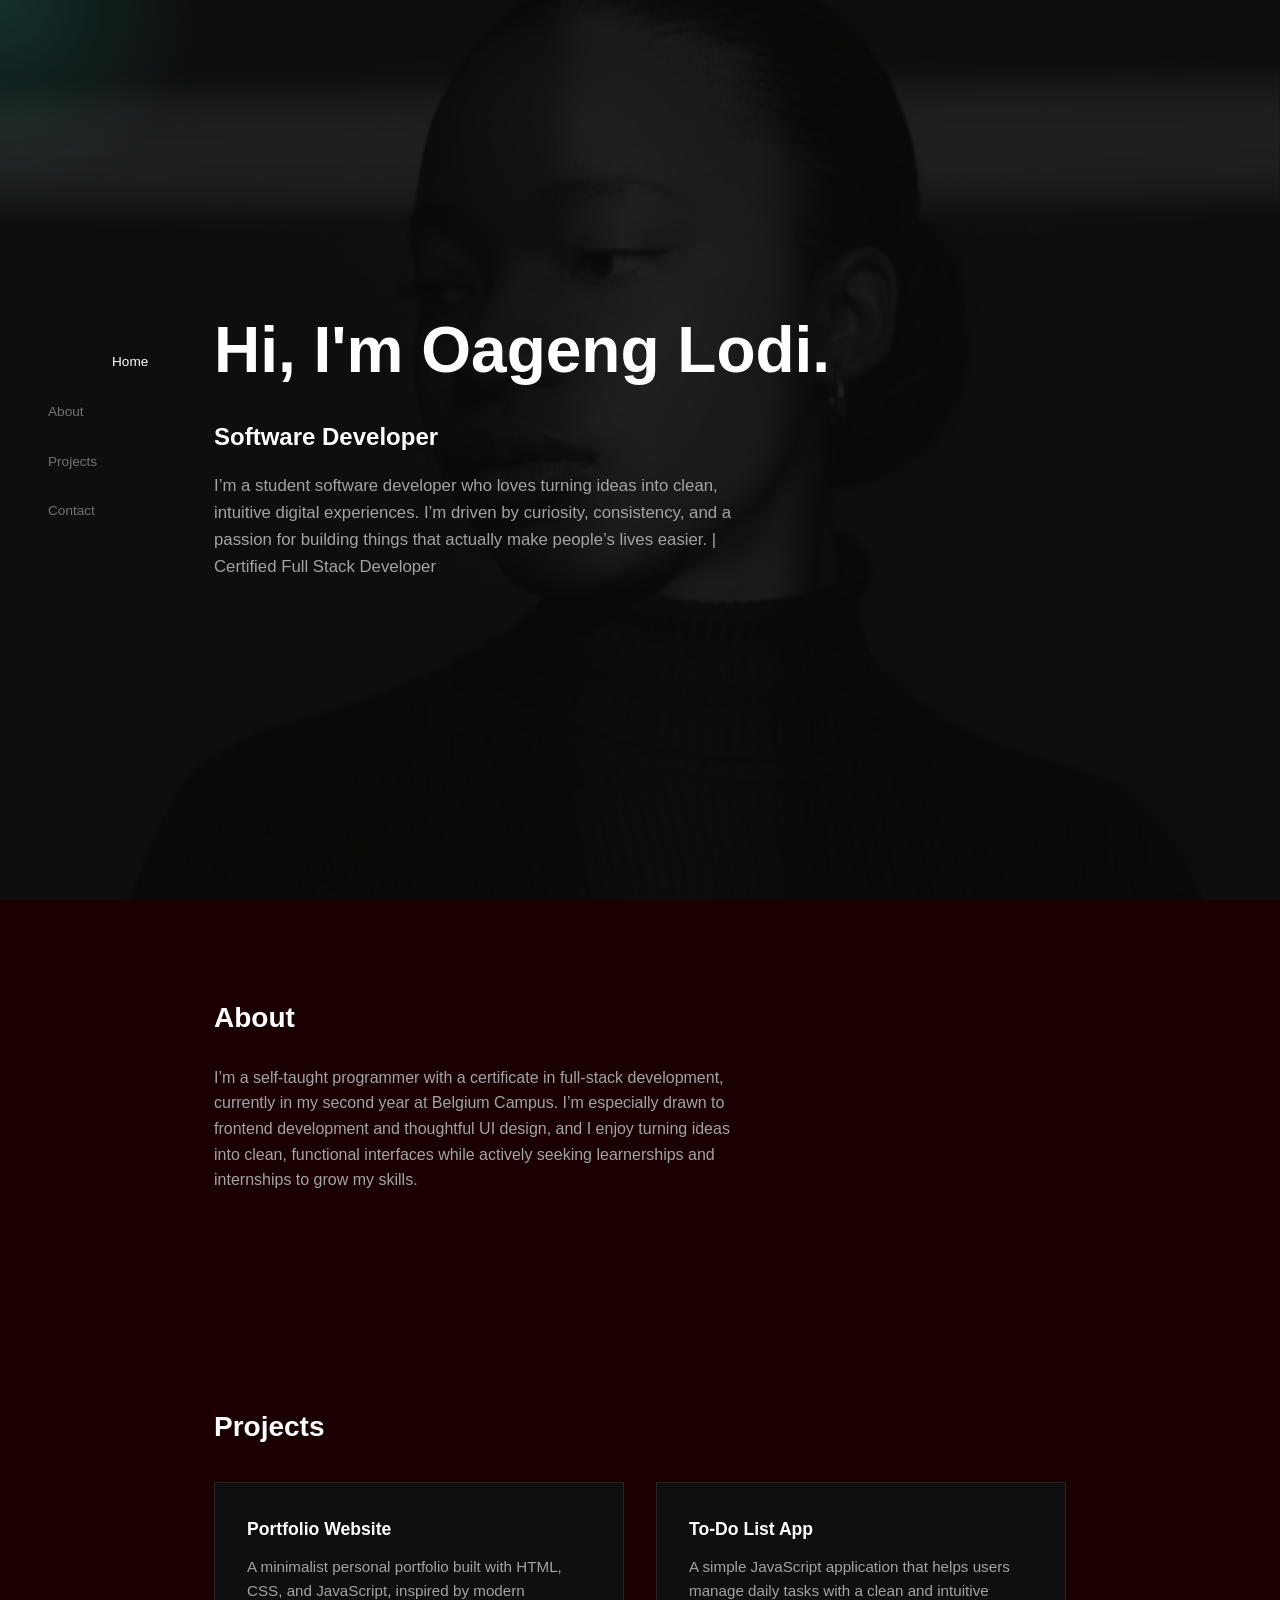
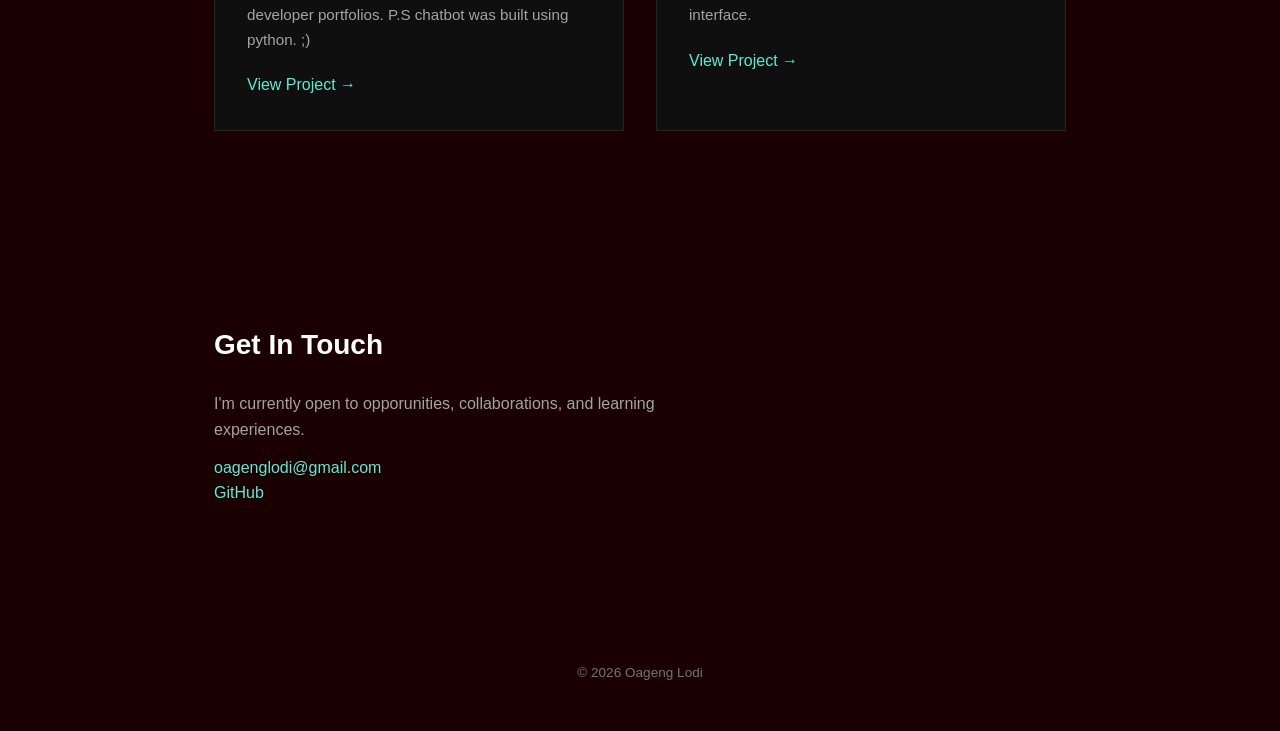
<file: index.html>
<!DOCTYPE html>
<html lang="en" class="scroll-smooth">
<head>
    <meta charset="UTF-8" />
    <meta http-equiv="X-UA-Compatible" content="IE=edge">
    <meta name="viewport" content="width=device-width, initial-scale=1.0">
    <title>Oageng Lodi | Portfolio</title>

    <link rel="stylesheet" href="style.css" />
</head>


<body>
    
    <!--cursor glow-->
<div class="cursor-glow"></div>
    
    <!--Side Navigation-->
        <nav class="side-nav">
            <a href="#home" class="nav-link"><span></span>Home</a>
            <a href="#about" class="nav-link"><span></span>About</a>
            <a href="#projects" class="nav-link"><span></span>Projects</a>
            <a href="#contact" class="nav-link"><span></span>Contact</a>
        </nav>

<!--Main Content-->
<main>
        <!-- Header / Hero -->
         <section id="home" class="hero">
        <h1 class="glitch">Hi, I'm Oageng Lodi.</h1>
        <h3>Software Developer</h3>
        <p>
            
           I’m a student software developer who loves turning ideas into clean, intuitive digital experiences. I’m driven by curiosity, consistency, and a passion for building things that actually make people’s lives easier. | Certified Full Stack Developer
        </p>
         </section>

         <!--About-->
        <section id="about">
<h2>About</h2>
<p>
    I’m a self-taught programmer with a certificate in full-stack development,
  currently in my second year at Belgium Campus. I’m especially drawn to
  frontend development and thoughtful UI design, and I enjoy turning ideas
  into clean, functional interfaces while actively seeking learnerships
  and internships to grow my skills.
</p>
        </section>

        <!--Projects-->
        <section id="projects">
            <h2>Projects</h2>

            <div class="tiles">
               <article class="tile">
                <h3>Portfolio Website</h3>
                <p>
                    A minimalist personal portfolio built with HTML, CSS, and JavaScript,
                    inspired by modern developer portfolios. P.S chatbot was built using python. ;)
                </p>
                <a href="#" target="_blank">View Project →</a>
               </article>
               
               <article class="tile">
                <h3>To-Do List App</h3>
                <p>
                    A simple JavaScript application that helps users manage daily tasks with a clean and intuitive interface.
                </p>

                <a href="#" target="_blank">View Project →</a>
               </article>               
            </div>
        </section>

        <!--Contact-->
        <section id="contact">
        <h2>Get In Touch</h2>
        <p>
            I'm currently open to opporunities, collaborations, and learning experiences.
        </p>
        <a href="mailto:oagenglodi@gmail.com">oagenglodi@gmail.com</a>
        <p>
            <a href="#" target="_blank">GitHub</a>
        </p>
</section>

</main>

<!--Footer-->

<footer>
    © 2026 Oageng Lodi
</footer>

<script src="script.js"></script>
 </body>
</html>
</file>
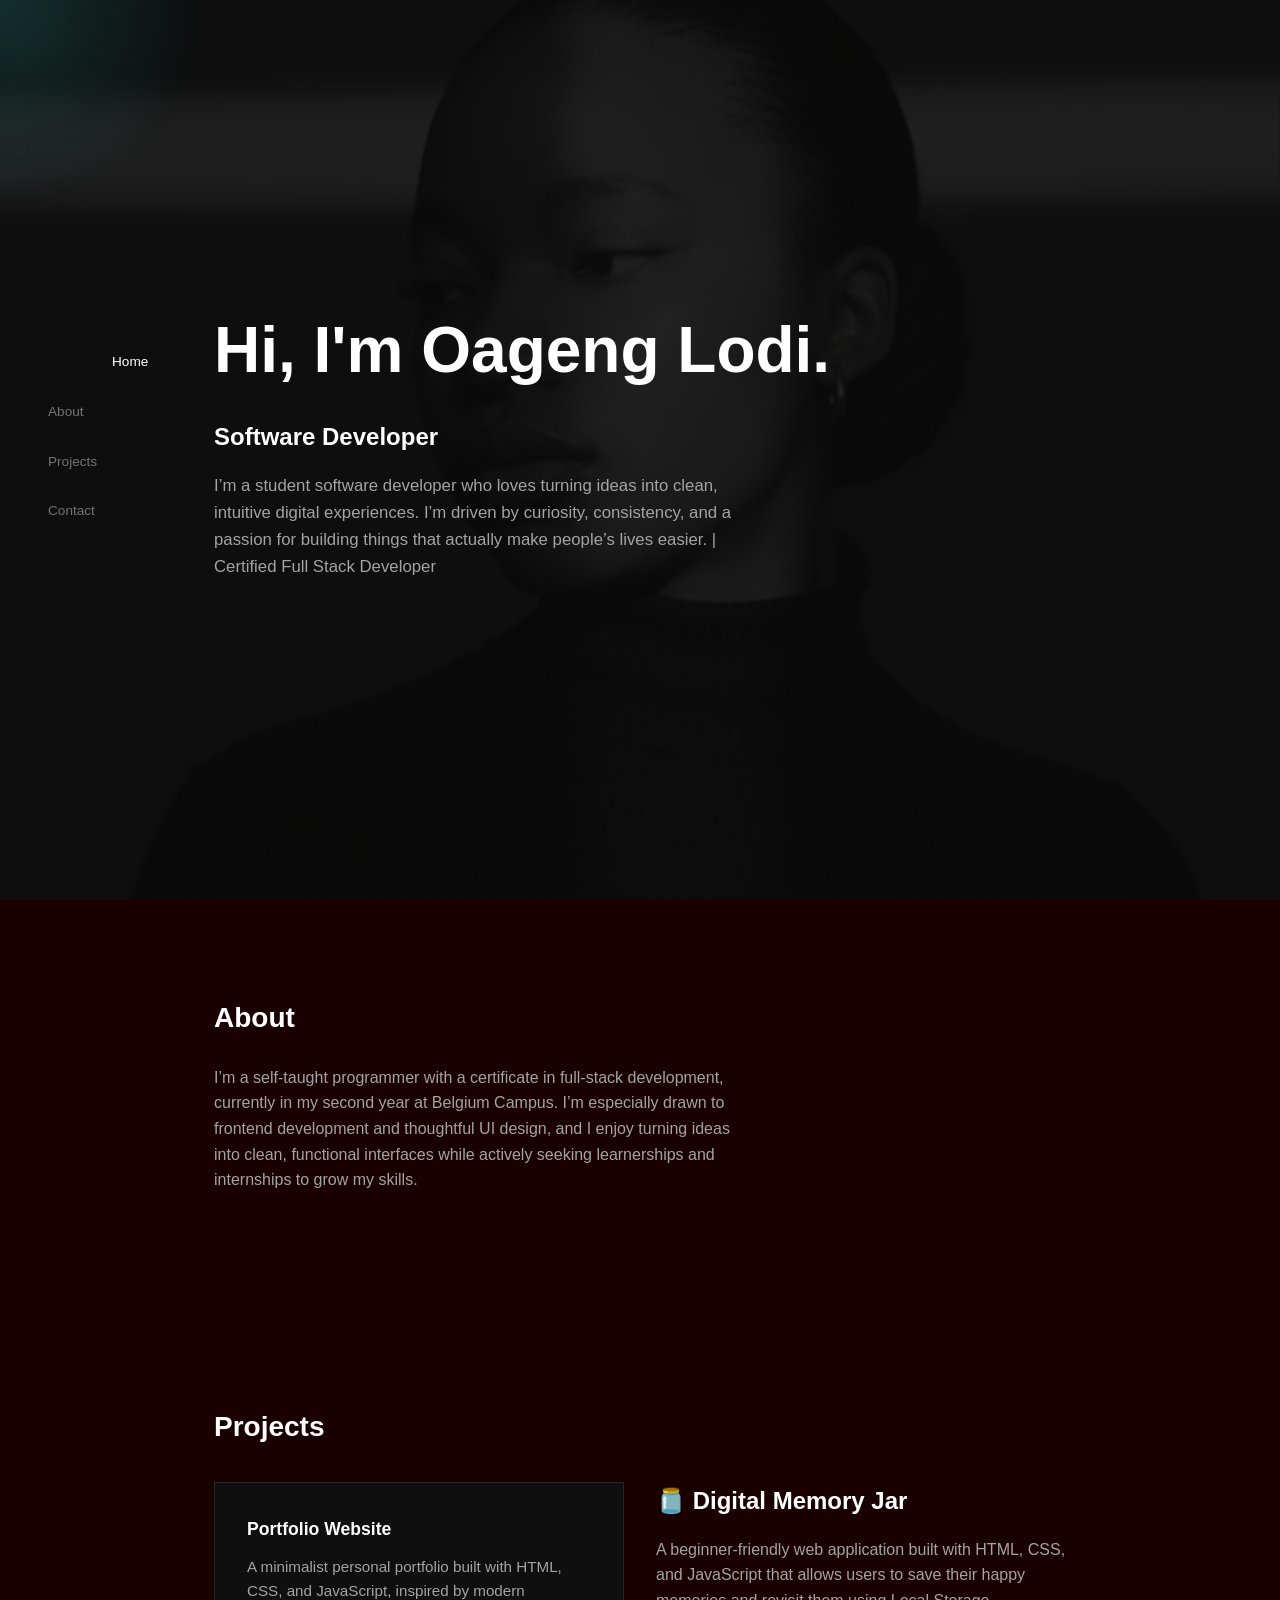
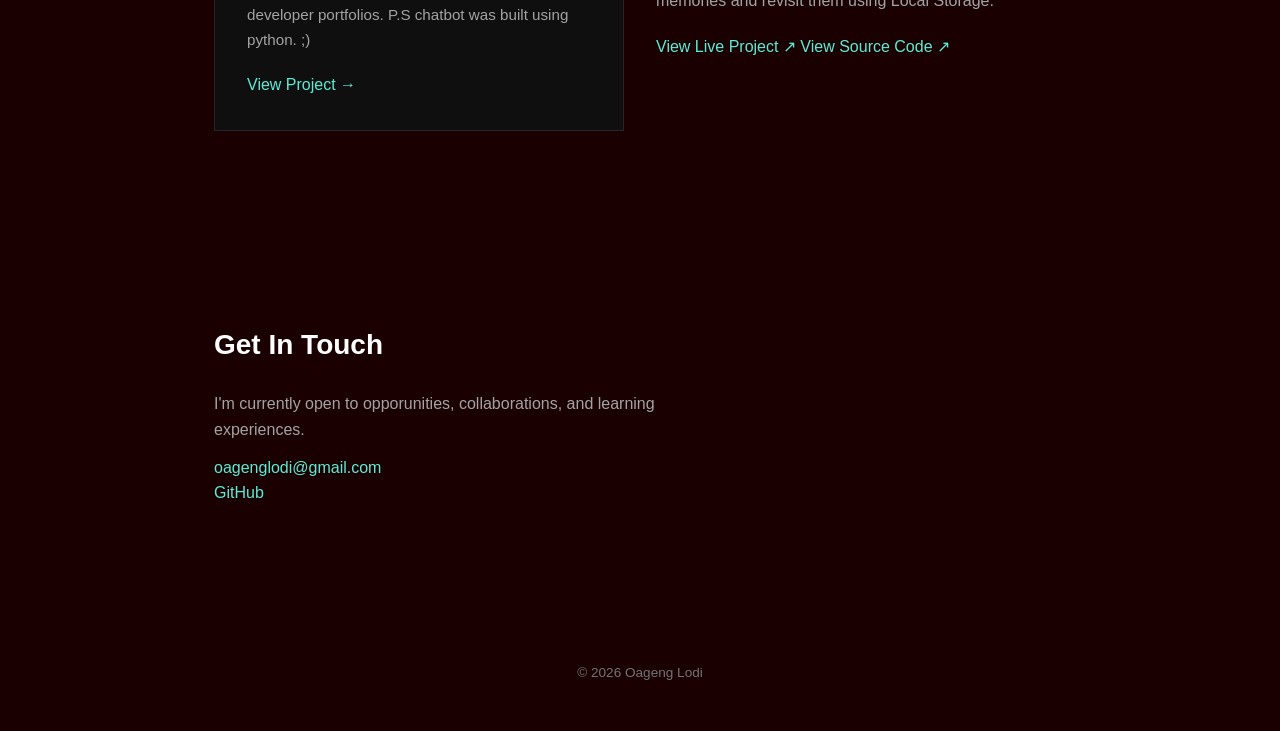
<file: Oageng_Portfolio_/index.html>
<!DOCTYPE html>
<html lang="en" class="scroll-smooth">
<head>
    <meta charset="UTF-8" />
    <meta http-equiv="X-UA-Compatible" content="IE=edge">
    <meta name="viewport" content="width=device-width, initial-scale=1.0">
    <title>Oageng Lodi | Portfolio</title>

    <link rel="stylesheet" href="style.css" />
</head>


<body>
    
    <!--cursor glow-->
<div class="cursor-glow"></div>
    
    <!--Side Navigation-->
        <nav class="side-nav">
            <a href="#home" class="nav-link"><span></span>Home</a>
            <a href="#about" class="nav-link"><span></span>About</a>
            <a href="#projects" class="nav-link"><span></span>Projects</a>
            <a href="#contact" class="nav-link"><span></span>Contact</a>
        </nav>

<!--Main Content-->
<main>
        <!-- Header / Hero -->
         <section id="home" class="hero">
        <h1 class="glitch">Hi, I'm Oageng Lodi.</h1>
        <h3>Software Developer</h3>
        <p>
            
           I’m a student software developer who loves turning ideas into clean, intuitive digital experiences. I’m driven by curiosity, consistency, and a passion for building things that actually make people’s lives easier. | Certified Full Stack Developer
        </p>
         </section>

         <!--About-->
        <section id="about">
<h2>About</h2>
<p>
    I’m a self-taught programmer with a certificate in full-stack development,
  currently in my second year at Belgium Campus. I’m especially drawn to
  frontend development and thoughtful UI design, and I enjoy turning ideas
  into clean, functional interfaces while actively seeking learnerships
  and internships to grow my skills.
</p>
        </section>

        <!--Projects-->
        <section id="projects">
            <h2>Projects</h2>

            <div class="tiles">
               <article class="tile">
                <h3>Portfolio Website</h3>
                <p>
                    A minimalist personal portfolio built with HTML, CSS, and JavaScript,
                    inspired by modern developer portfolios. P.S chatbot was built using python. ;)
                </p>
                <a href="https://github.com/oagenglodi/Oageng_Portfolio_" target="_blank" rel="noopener noreffer">View Project →</a>
               </article>

                
<article>
    <h3>🫙 Digital Memory Jar</h3>

    <p>
        A beginner-friendly web application built with HTML,
        CSS, and JavaScript that allows users to save their
        happy memories and revisit them using Local Storage.
    </p>

    <a
        href="https://oagenglodi.github.io/digital-memory-jar/"
        target="_blank"
        rel="noopener noreferrer"
    >
        View Live Project ↗
    </a>

    <a
        href="https://github.com/oagenglodi/digital-memory-jar"
        target="_blank"
        rel="noopener noreferrer"
    >
        View Source Code ↗
    </a>
</article>

            </div>
        </section>

        <!--Contact-->
        <section id="contact">
        <h2>Get In Touch</h2>
        <p>
            I'm currently open to opporunities, collaborations, and learning experiences.
        </p>
        <a href="mailto:oagenglodi@gmail.com">oagenglodi@gmail.com</a>
        <p>
            <a href="#" target="_blank">GitHub</a>
        </p>
</section>

</main>

<!--Footer-->

<footer>
    © 2026 Oageng Lodi
</footer>

<script src="script.js"></script>
 </body>
</html>
</file>
<file: style.css>
* {
    margin: 0;
    padding: 0;
    box-sizing: border-box;
}

html {
    scroll-behavior: smooth;
}


body {
    
    --bg-pos-x: 50%;
    --bg-pos-y: 50%;

    background-color: #1a0000;
    background-size: cover;
    background-position: var(--bg-pos-x, 50%) var(--bg-pos-y, 50%);
    background-attachment:fixed;
    
    color: #e5e5e5;
    font-family: "Inter", "Segoe UI", sans-serif;
    line-height: 1.6;
}

body::before{
    content: "";
    position: fixed;
    inset: 0;
    background-image: url("img.jpeg");
    background-position: center;
    background-size: cover;
    background-repeat: no-repeat;
    z-index: 0;
    pointer-events: none;

    /* Spotlight mask */
    /*mask-image: radial-gradient(
        circle 180px at var(--mouse-x, 50%) var(--mouse-y, 50%),
        rgba(0,0,0,1) 0%,
        rgba(0,0,0,0.6) 40%,
        rgba(0,0,0,0) 70%
    );

    -webkit-mask-image: radial-gradient(
        circle 180px at var(--mouse-x, 50%) var(--mouse-y,50%),
        rgba(0,0,0,1) 0%,
        rgba(0,0,0,0.9) 30%,
        rgba(0,0,0,0.3) 55%,
        rgba(0,0,0,0) 75%
    );*/
}

body::after {
    content: "";
    position: fixed;
    inset: 0;
    background: rgba(10, 10, 10, 0.9);
    z-index: 0;
    pointer-events: none;
}

/*GLOBAL*/

main {
    max-width: 900px;
    margin: 0 auto;
    padding: 0 1.5rem;
}

section {
    padding: 6rem 0;
}

h1,
h2,
h3 {
    color: #ffffff;
    font-weight: 600;
}

h2 {
    font-size:  1.75rem;
    margin-bottom: 1.5rem;
}
 p {
    max-width: 60ch;
    color: #a3a3a3;
    margin-bottom: 1.25rem;
 }
 h3 {
    font-size:  1.5rem;
    margin-bottom: 1.05rem;
    
}


 /* LINKS*/

 a {
    color: #5eead4;
    text-decoration: none;
    transition: color 0.3s ease;
 }

 a:hover {
    color: #2dd4bf;
 }

 /*HERO*/

 .hero {
    min-height: 100vh;
    display: flex;
    flex-direction: column;
    justify-content: center;
 }

 .hero h1 {
    font-size: clamp(2.5rem, 6vw, 4rem);
    margin-bottom: 1rem;
 }

 .hero p{
    font-size: 1.05rem;
 }

 /* SIDE NAV */

 .side-nav {
    position: fixed;
    left: 3rem;
    top: 50%;
    transform: translateY(-50%);
    display: none;
 }

 .side-nav a {
    display: flex;
    align-items: center;
    margin-bottom: 1.75rem;
    font-size: 0.85rem;
    color: #737373;
    transition: color 0.3s ease;
}

.side-nav a:hover span {
    width: 2rem;
    height: 1px;
    background: #525252;
    margin-right: 1rem;
    transition: all 0.3 ease;
}

.side-nav a:hover {
    color: #ffffff;
}

.side-nav a:hover span {
    width: 4rem;
    background: #2dd4bf;
}
.nav-link.active {
    color: #ffffff;
}

.nav-link.active span {
    width: 4rem;
    background: #2dd4bf;
}

@media (min-width: 1024px) {
    .side-nav {
        display: block;
    }
}

/* PROJECTS */
.tiles {
    display:grid;
    grid-template-columns: repeat(auto-fit, minmax(260px, 1fr));
    gap: 2rem;
    margin-top: 2rem;
}

.tile {
    border: 1px solid #262626;
    padding: 2rem;
    background: #0f0f0f;
    transition: transform 0.3s ease, border 0.3s ease;
}

.tile h3 {
    margin-bottom: 0.75rem;
    font-size: 1.1rem;
}

.tile p {
    font-size: 0.95rem;
}

.tile:hover {
    transform: translateY(-6px);
    border-color: #2dd4bf;
}

/*CONTACT*/

#contact p {
    margin-bottom: 0.75rem;
}

/*FOOTER*/

footer {
    text-align: center;
    padding: 3rem 1rem;
    font-size: 0.85rem;
    color: #737373;
}

.cursor-glow {
    position: fixed;
    top: 0;
    left: 0;
    width: 420px;
    height: 420px;
    pointer-events: none;
    
    background: radial-gradient( 
        circle,
        rgba(45, 212, 191, 0.18) 0%,
        rgba(45, 212, 191, 0.08) 35%,
        transparent 70%
        );
        transform: translate(-50%, -50%);
        z-index: 1;
        transition: opacity 0.3s ease;
}

/* Future Oageng make sure content stays above glow */

body * {
    position: relative;
    z-index : 1;
}
</file>
<file: Oageng_Portfolio_/style.css>
* {
    margin: 0;
    padding: 0;
    box-sizing: border-box;
}

html {
    scroll-behavior: smooth;
}


body {
    
    --bg-pos-x: 50%;
    --bg-pos-y: 50%;

    background-color: #1a0000;
    background-size: cover;
    background-position: var(--bg-pos-x, 50%) var(--bg-pos-y, 50%);
    background-attachment:fixed;
    
    color: #e5e5e5;
    font-family: "Inter", "Segoe UI", sans-serif;
    line-height: 1.6;
}

body::before{
    content: "";
    position: fixed;
    inset: 0;
    background-image: url("img.jpeg");
    background-position: center;
    background-size: cover;
    background-repeat: no-repeat;
    z-index: 0;
    pointer-events: none;

    /* Spotlight mask */
    /*mask-image: radial-gradient(
        circle 180px at var(--mouse-x, 50%) var(--mouse-y, 50%),
        rgba(0,0,0,1) 0%,
        rgba(0,0,0,0.6) 40%,
        rgba(0,0,0,0) 70%
    );

    -webkit-mask-image: radial-gradient(
        circle 180px at var(--mouse-x, 50%) var(--mouse-y,50%),
        rgba(0,0,0,1) 0%,
        rgba(0,0,0,0.9) 30%,
        rgba(0,0,0,0.3) 55%,
        rgba(0,0,0,0) 75%
    );*/
}

body::after {
    content: "";
    position: fixed;
    inset: 0;
    background: rgba(10, 10, 10, 0.9);
    z-index: 0;
    pointer-events: none;
}

/*GLOBAL*/

main {
    max-width: 900px;
    margin: 0 auto;
    padding: 0 1.5rem;
}

section {
    padding: 6rem 0;
}

h1,
h2,
h3 {
    color: #ffffff;
    font-weight: 600;
}

h2 {
    font-size:  1.75rem;
    margin-bottom: 1.5rem;
}
 p {
    max-width: 60ch;
    color: #a3a3a3;
    margin-bottom: 1.25rem;
 }
 h3 {
    font-size:  1.5rem;
    margin-bottom: 1.05rem;
    
}


 /* LINKS*/

 a {
    color: #5eead4;
    text-decoration: none;
    transition: color 0.3s ease;
 }

 a:hover {
    color: #2dd4bf;
 }

 /*HERO*/

 .hero {
    min-height: 100vh;
    display: flex;
    flex-direction: column;
    justify-content: center;
 }

 .hero h1 {
    font-size: clamp(2.5rem, 6vw, 4rem);
    margin-bottom: 1rem;
 }

 .hero p{
    font-size: 1.05rem;
 }

 /* SIDE NAV */

 .side-nav {
    position: fixed;
    left: 3rem;
    top: 50%;
    transform: translateY(-50%);
    display: none;
 }

 .side-nav a {
    display: flex;
    align-items: center;
    margin-bottom: 1.75rem;
    font-size: 0.85rem;
    color: #737373;
    transition: color 0.3s ease;
}

.side-nav a:hover span {
    width: 2rem;
    height: 1px;
    background: #525252;
    margin-right: 1rem;
    transition: all 0.3 ease;
}

.side-nav a:hover {
    color: #ffffff;
}

.side-nav a:hover span {
    width: 4rem;
    background: #2dd4bf;
}
.nav-link.active {
    color: #ffffff;
}

.nav-link.active span {
    width: 4rem;
    background: #2dd4bf;
}

@media (min-width: 1024px) {
    .side-nav {
        display: block;
    }
}

/* PROJECTS */
.tiles {
    display:grid;
    grid-template-columns: repeat(auto-fit, minmax(260px, 1fr));
    gap: 2rem;
    margin-top: 2rem;
}

.tile {
    border: 1px solid #262626;
    padding: 2rem;
    background: #0f0f0f;
    transition: transform 0.3s ease, border 0.3s ease;
}

.tile h3 {
    margin-bottom: 0.75rem;
    font-size: 1.1rem;
}

.tile p {
    font-size: 0.95rem;
}

.tile:hover {
    transform: translateY(-6px);
    border-color: #2dd4bf;
}

/*CONTACT*/

#contact p {
    margin-bottom: 0.75rem;
}

/*FOOTER*/

footer {
    text-align: center;
    padding: 3rem 1rem;
    font-size: 0.85rem;
    color: #737373;
}

.cursor-glow {
    position: fixed;
    top: 0;
    left: 0;
    width: 420px;
    height: 420px;
    pointer-events: none;
    
    background: radial-gradient( 
        circle,
        rgba(45, 212, 191, 0.18) 0%,
        rgba(45, 212, 191, 0.08) 35%,
        transparent 70%
        );
        transform: translate(-50%, -50%);
        z-index: 1;
        transition: opacity 0.3s ease;
}

/* Future Oageng make sure content stays above glow */

body * {
    position: relative;
    z-index : 1;
}
</file>
